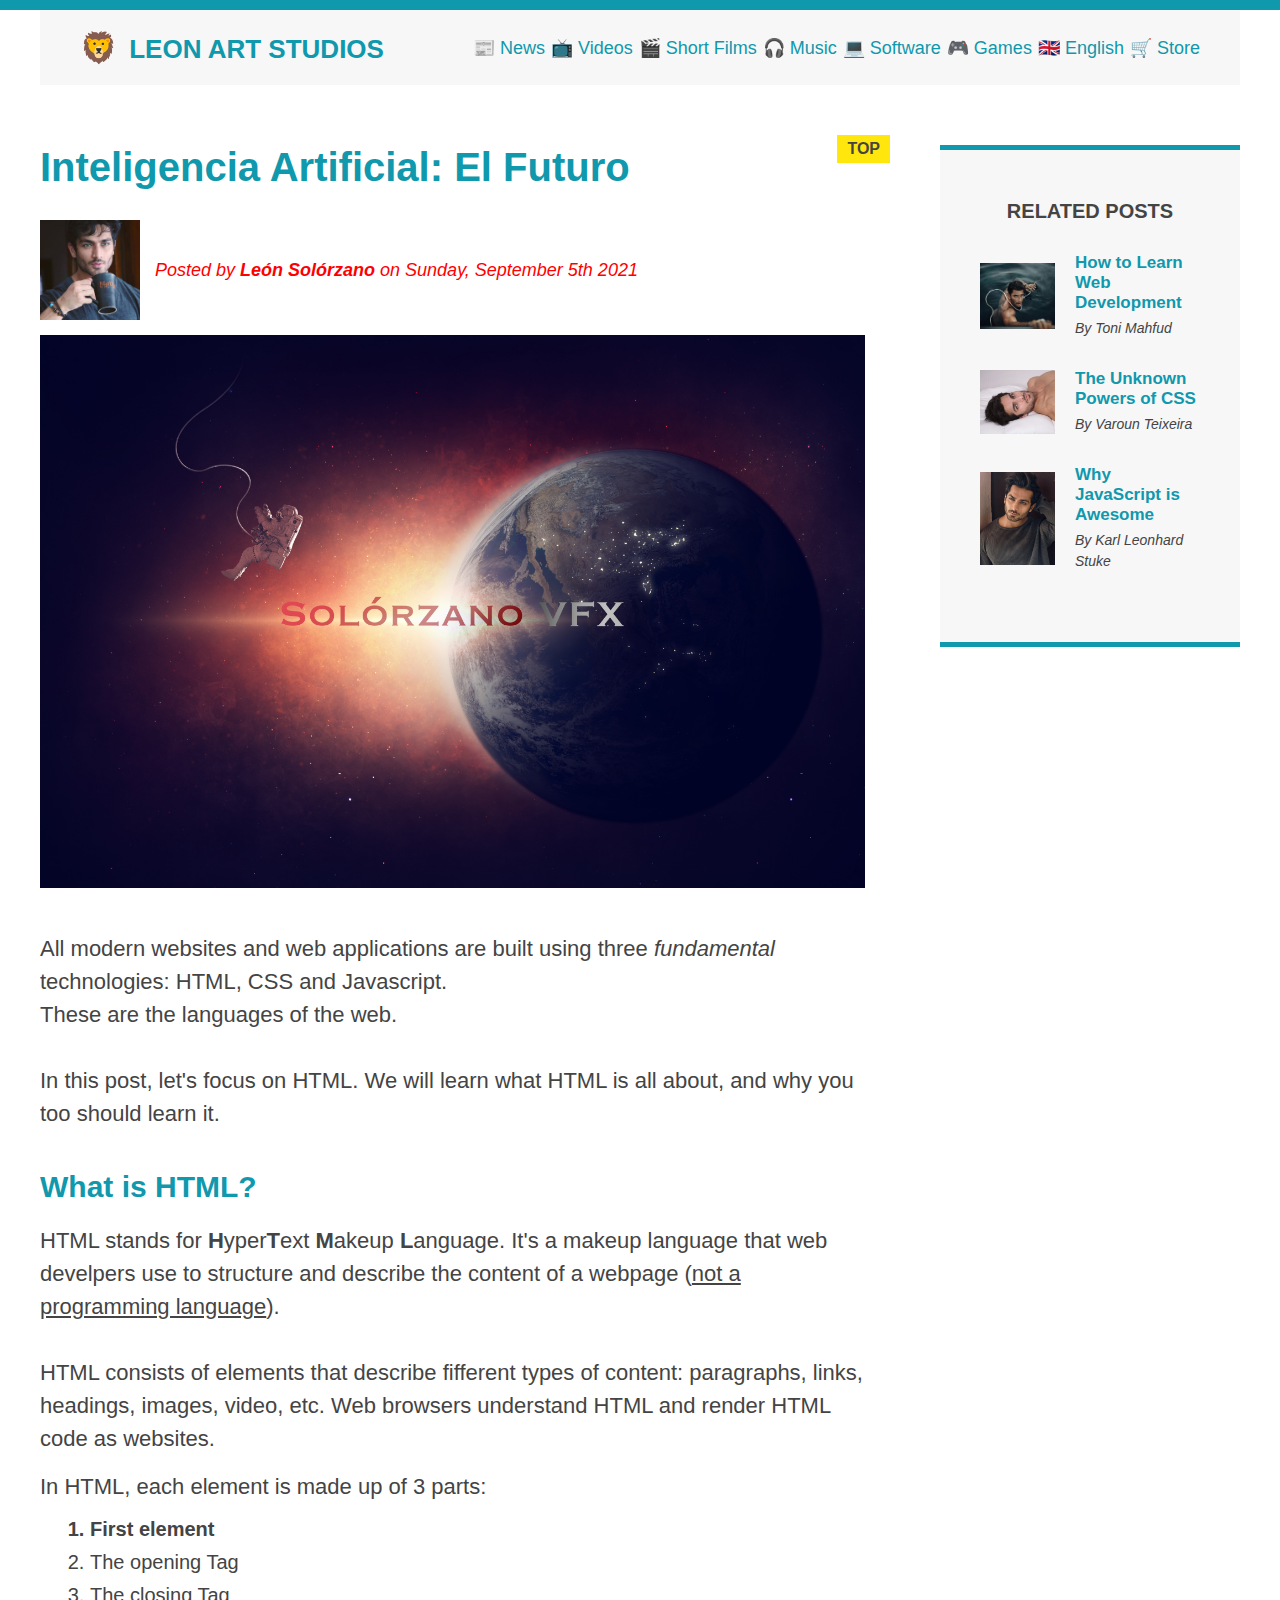
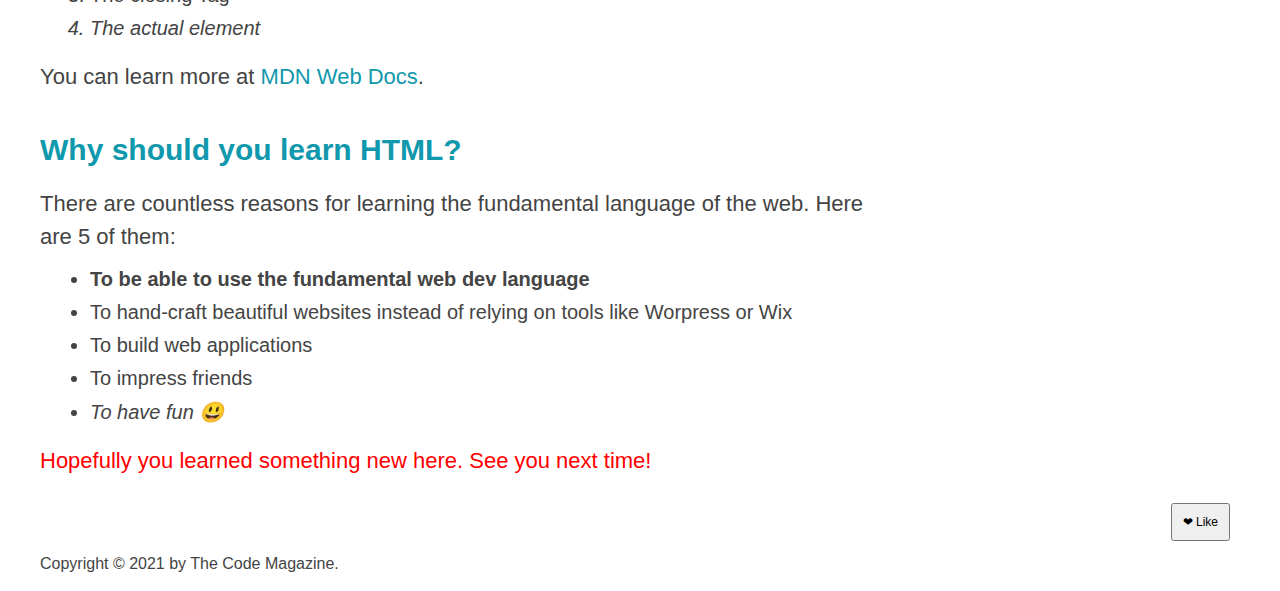
<file: index.html>
<!DOCTYPE html>
<html lang="en">
    <head>
        <meta charset="UTF-8"/>
        <link href="style.css" rel="stylesheet"/>
        <title>Leon Art Studios</title>
    </head>

    <body>
    <div class="container">
        <header class="main-header clearfix">
            <h1>🦁 Leon Art Studios</h1>

        <nav>
            <!-- <strong>This is the navigation</strong> -->
            <a href="#">📰 News</a>
            <a href="#">📺 Videos</a>
            <a href="#">🎬 Short Films</a>
            <a href="06-Components/01-accordion.html">🎧 Music</a>
            <a href="06-Components/02-carousel.html">💻 Software</a>
            <a href="06-Components/03-table.html">🎮 Games</a>
            <a href="05-Design/index.html">🇬🇧 English</a>
            <a href="08-Store/store01.html">🛒 Store</a>
        </nav>
        <!--Hello There--> 
        <!--  <p>Test paragraph</p>  -->
        </header>

       <!--only flexbox- <div class="row">-->
            <article>
                <header class="post-header">
                    <h2>Inteligencia Artificial: El Futuro</h2>
                    <div class="author-box">
                        
                        <img
                        src="img/VarounC.jpg"
                        alt="Varoun Teixeira's Face"
                        width="100"
                        class="author-img"/>
                        
                    <p id="author" class="author">Posted by <strong>León Solórzano</strong> on Sunday, September 5th 2021</p>
                </div>
                <img 
                src="img/leooon.jpg" 
            alt="Toronto City" 
            width="600" 
            class="post-img"/>
            
            <button>❤ Like</button>
            </header>
            <p>All modern websites and web applications are built using three <em>fundamental</em> technologies: HTML, CSS and Javascript.
        <br>These are the languages of the web.
        <br><br>In this post, let's focus on HTML. We will learn what HTML is all about, and why you too should learn it.</p>
        
        <h3>What is HTML?</h3>
        <p>HTML stands for <strong>H</strong>yper<strong>T</strong>ext <strong>M</strong>akeup <strong>L</strong>anguage. It's a makeup language that web develpers use to structure and describe the content of a webpage (<u>not a programming language</u>).
            <br><br>HTML consists of elements that describe fifferent types of content: paragraphs, links, headings, images, video, etc. Web browsers understand HTML and render HTML code as websites.</p>
        <p>In HTML, each element is made up of 3 parts:</p>
        <ol>
            <li class="first-li">First element</li>
            <li>The opening Tag</li>
            <li>The closing Tag</li>
            <li>The actual element</li>
        </ol>
        <p>You can learn more at <a 
            href="https://developer.mozilla.org/es/docs/Web/HTML"
            target="_blank">MDN Web Docs</a>.</p>
        
            <h3>Why should you learn HTML?</h3>
        <p>There are countless reasons for learning the fundamental language of the web. Here are 5 of them:</p>
        <ul>
            <li class="first-li">To be able to use the fundamental web dev language</li>
            <li>To hand-craft beautiful websites instead of relying on tools like Worpress or Wix</li>
            <li>To build web applications</li>
            <li>To impress friends</li>
            <li>To have fun 😃</li>
        </ul>
        <p>Hopefully you learned something new here. See you next time!</p>
        
    </article>

    <aside>
        <h4>Related posts</h4>
        <ul class="related">
            <li class="related-post">
                <img src="img/Tonnni.jpeg"
                alt="Toni Mahfud"
                     width="75"/>
                     <div>
                         <a href="Toni.html" class="related-link"> How to Learn Web Development</a>
                         <P class="related-author">By Toni Mahfud</P>
                        </div>
                    </li>
                    <li class="related-post">
                <img src="img/VarounFace.jpg"
                alt="Varoun Teixeira"
                     width="75"/>
                     <div> 
                         <a href="Teixeira.html" class="related-link"> The Unknown Powers of CSS</a>
                         <p class="related-author">By Varoun Teixeira</p>
                        </div>
                    </li>
            <li class="related-post">
                <img src="img/teixeira2.jpg"
                     alt="Karl Leonhard Stuke"
                     width="75"/>
                     <div>
                         <a href="Leon.html" class="related-link"> Why JavaScript is Awesome</a>
                         <p class="related-author">By Karl Leonhard Stuke</p>
                        </div>
                    </li>
        </ul>    
    </aside>
<!--</div>-->

        <footer>
            <p id="copyright" class="copyright text">Copyright &copy; 2021 by The Code Magazine.</p>  
        </footer>
    </div>
    </body>
    </html>
</file>
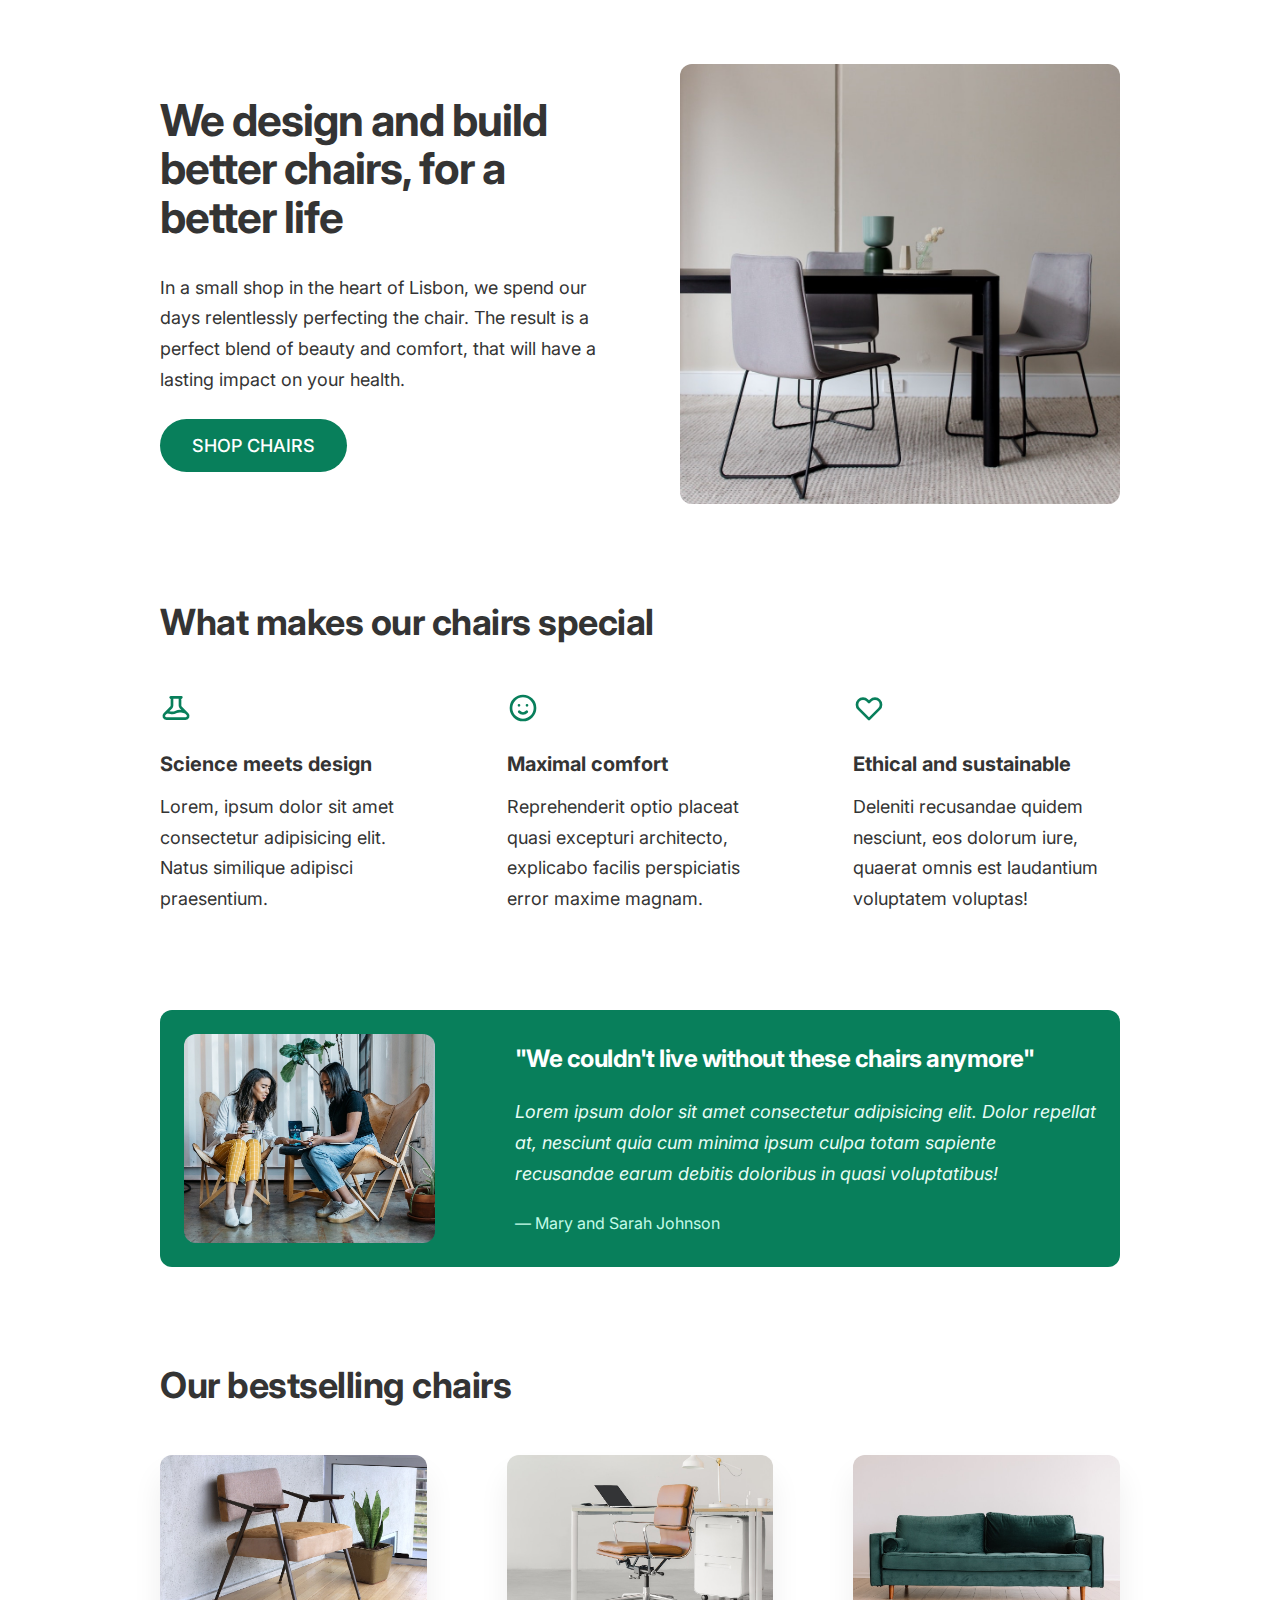
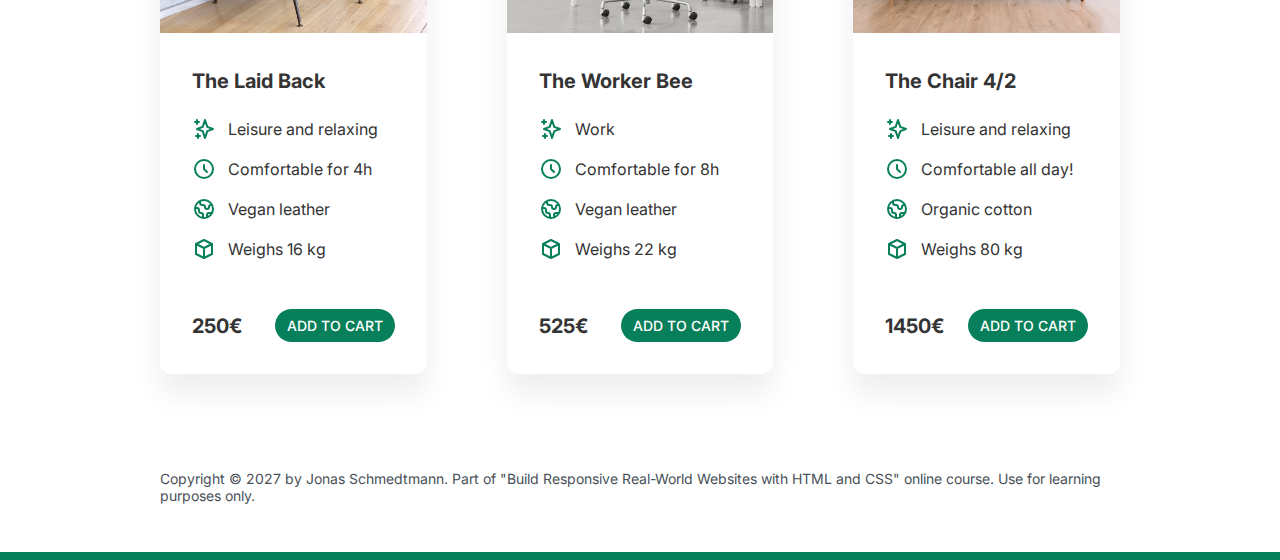
<file: 05-Design/index.html>
<!DOCTYPE html>
<html lang="en">
  <head>
    <meta charset="UTF-8" />
    <meta http-equiv="X-UA-Compatible" content="IE=edge" />
    <meta name="viewport" content="width=device-width, initial-scale=1.0" />
    <link rel="preconnect" href="https://fonts.googleapis.com">
<link rel="preconnect" href="https://fonts.gstatic.com" crossorigin>
<link href="https://fonts.googleapis.com/css2?family=Inter:wght@400;500;700&display=swap" rel="stylesheet"> 

    <link rel="stylesheet" href="style.css" />
    <title>Lisbon Chair Shop</title>
  </head>
  <body>
    <div class="container">
      <header>
        <div class="header-text-box">
          <h1>We design and build better chairs, for a better life</h1>
          <p class="header-text">
            In a small shop in the heart of Lisbon, we spend our days
            relentlessly perfecting the chair. The result is a perfect blend of
            beauty and comfort, that will have a lasting impact on your health.
          </p>
          <a class="btn btn--big" href="#">Shop chairs</a>
        </div>
        <img src="hero.jpg" alt="Photo" />
      </header>

      <section>
        <h2>What makes our chairs special</h2>
        <div class="grid-3-cols">
          <div>
            <svg xmlns="http://www.w3.org/2000/svg" class="features-icon" fill="none" viewBox="0 0 24 24" stroke="currentColor">
              <path stroke-linecap="round" stroke-linejoin="round" stroke-width="2" d="M19.428 15.428a2 2 0 00-1.022-.547l-2.387-.477a6 6 0 00-3.86.517l-.318.158a6 6 0 01-3.86.517L6.05 15.21a2 2 0 00-1.806.547M8 4h8l-1 1v5.172a2 2 0 00.586 1.414l5 5c1.26 1.26.367 3.414-1.415 3.414H4.828c-1.782 0-2.674-2.154-1.414-3.414l5-5A2 2 0 009 10.172V5L8 4z" />
            </svg>
            <p class="features-title"><strong>Science meets design</strong></p>
            <p class="features-text">
              Lorem, ipsum dolor sit amet consectetur adipisicing elit. Natus
              similique adipisci praesentium.
            </p>
          </div>

          <div>
            <svg xmlns="http://www.w3.org/2000/svg" class="features-icon" fill="none" viewBox="0 0 24 24" stroke="currentColor">
              <path stroke-linecap="round" stroke-linejoin="round" stroke-width="2" d="M14.828 14.828a4 4 0 01-5.656 0M9 10h.01M15 10h.01M21 12a9 9 0 11-18 0 9 9 0 0118 0z" />
            </svg>
            <p class="features-title">
              <strong>Maximal comfort</strong>
            </p>
            <p class="features-text">
              Reprehenderit optio placeat quasi excepturi architecto, explicabo
              facilis perspiciatis error maxime magnam.
            </p>
          </div>

          <div>
            <svg xmlns="http://www.w3.org/2000/svg" class="features-icon" fill="none" viewBox="0 0 24 24" stroke="currentColor">
              <path stroke-linecap="round" stroke-linejoin="round" stroke-width="2" d="M4.318 6.318a4.5 4.5 0 000 6.364L12 20.364l7.682-7.682a4.5 4.5 0 00-6.364-6.364L12 7.636l-1.318-1.318a4.5 4.5 0 00-6.364 0z" />
            </svg>
            <p class="features-title">
              <strong>Ethical and sustainable</strong>
            </p>
            <p class="features-text">
              Deleniti recusandae quidem nesciunt, eos dolorum iure, quaerat
              omnis est laudantium voluptatem voluptas!
            </p>
          </div>
        </div>
      </section>

      <section class="testimonial-section">
        <div class="grid-3-cols">
          <img src="customers.jpg" alt="People sitting on chairs" />
          <div class="testimonial-box">
            <h2>"We couldn't live without these chairs anymore"</h2>
            <blockquote class="testimonial-text">
              Lorem ipsum dolor sit amet consectetur adipisicing elit. Dolor
              repellat at, nesciunt quia cum minima ipsum culpa totam sapiente
              recusandae earum debitis doloribus in quasi voluptatibus!
            </blockquote>
            <p class="testimonial-author">&mdash; Mary and Sarah Johnson</p>
          </div>
        </div>
      </section>

      <section>
        <h2>Our bestselling chairs</h2>
        <div class="grid-3-cols">
          <figure class="chair">
            <img src="chair-1.jpg" alt="Chair" />
            <div class="chair-box">
              <h3>The Laid Back</h3>
              <ul class="chair-details">
                <li>
                  <svg xmlns="http://www.w3.org/2000/svg" class="chair-icon" fill="none" viewBox="0 0 24 24" stroke="currentColor">
                    <path stroke-linecap="round" stroke-linejoin="round" stroke-width="2" d="M5 3v4M3 5h4M6 17v4m-2-2h4m5-16l2.286 6.857L21 12l-5.714 2.143L13 21l-2.286-6.857L5 12l5.714-2.143L13 3z" />
                  </svg>
                  <!-- Span is a generic INLINE text element, it doesn't have any meaning. It's like a div element, but inline -->
                  <span>Leisure and relaxing</span>
                </li>
                <li>
                  <svg xmlns="http://www.w3.org/2000/svg" class="chair-icon" fill="none" viewBox="0 0 24 24" stroke="currentColor">
                    <path stroke-linecap="round" stroke-linejoin="round" stroke-width="2" d="M12 8v4l3 3m6-3a9 9 0 11-18 0 9 9 0 0118 0z" />
                  </svg>
                  <span>Comfortable for 4h</span>
                </li>
                <li>
                  <svg xmlns="http://www.w3.org/2000/svg" class="chair-icon" fill="none" viewBox="0 0 24 24" stroke="currentColor">
                    <path stroke-linecap="round" stroke-linejoin="round" stroke-width="2" d="M3.055 11H5a2 2 0 012 2v1a2 2 0 002 2 2 2 0 012 2v2.945M8 3.935V5.5A2.5 2.5 0 0010.5 8h.5a2 2 0 012 2 2 2 0 104 0 2 2 0 012-2h1.064M15 20.488V18a2 2 0 012-2h3.064M21 12a9 9 0 11-18 0 9 9 0 0118 0z" />
                  </svg>
                  <span>Vegan leather</span>
                </li>
                <li>
                  <svg xmlns="http://www.w3.org/2000/svg" class="chair-icon" fill="none" viewBox="0 0 24 24" stroke="currentColor">
                    <path stroke-linecap="round" stroke-linejoin="round" stroke-width="2" d="M20 7l-8-4-8 4m16 0l-8 4m8-4v10l-8 4m0-10L4 7m8 4v10M4 7v10l8 4" />
                  </svg>
                  <span>Weighs 16 kg</span>
                </li>
              </ul>
              <div class="chair-price">
                <strong>250€</strong>
                <a href="#" class="btn btn--small">Add to cart</a>
              </div>
            </div>
          </figure>

          <figure class="chair">
            <img src="chair-2.jpg" alt="Chair" />
            <div class="chair-box">
              <h3>The Worker Bee</h3>
              <ul class="chair-details">
                <li>
                  <svg xmlns="http://www.w3.org/2000/svg" class="chair-icon" fill="none" viewBox="0 0 24 24" stroke="currentColor">
                    <path stroke-linecap="round" stroke-linejoin="round" stroke-width="2" d="M5 3v4M3 5h4M6 17v4m-2-2h4m5-16l2.286 6.857L21 12l-5.714 2.143L13 21l-2.286-6.857L5 12l5.714-2.143L13 3z" />
                  </svg>
                  <span>Work</span>
                </li>
                <li>
                  <svg xmlns="http://www.w3.org/2000/svg" class="chair-icon" fill="none" viewBox="0 0 24 24" stroke="currentColor">
                    <path stroke-linecap="round" stroke-linejoin="round" stroke-width="2" d="M12 8v4l3 3m6-3a9 9 0 11-18 0 9 9 0 0118 0z" />
                  </svg>
                  <span>Comfortable for 8h</span>
                </li>
                <li>
                  <svg xmlns="http://www.w3.org/2000/svg" class="chair-icon" fill="none" viewBox="0 0 24 24" stroke="currentColor">
                    <path stroke-linecap="round" stroke-linejoin="round" stroke-width="2" d="M3.055 11H5a2 2 0 012 2v1a2 2 0 002 2 2 2 0 012 2v2.945M8 3.935V5.5A2.5 2.5 0 0010.5 8h.5a2 2 0 012 2 2 2 0 104 0 2 2 0 012-2h1.064M15 20.488V18a2 2 0 012-2h3.064M21 12a9 9 0 11-18 0 9 9 0 0118 0z" />
                  </svg>
                  <span>Vegan leather</span>
                </li>
                <li>
                  <svg xmlns="http://www.w3.org/2000/svg" class="chair-icon" fill="none" viewBox="0 0 24 24" stroke="currentColor">
                    <path stroke-linecap="round" stroke-linejoin="round" stroke-width="2" d="M20 7l-8-4-8 4m16 0l-8 4m8-4v10l-8 4m0-10L4 7m8 4v10M4 7v10l8 4" />
                  </svg>
                  <span>Weighs 22 kg</span>
                </li>
              </ul>
              <div class="chair-price">
                <strong>525€</strong>
                <a href="#" class="btn btn--small">Add to cart</a>
              </div>
            </div>
          </figure>

          <figure class="chair">
            <img src="chair-3.jpg" alt="Chair" />
            <div class="chair-box">
              <h3>The Chair 4/2</h3>
              <ul class="chair-details">
                <li>
                  <svg xmlns="http://www.w3.org/2000/svg" class="chair-icon" fill="none" viewBox="0 0 24 24" stroke="currentColor">
                    <path stroke-linecap="round" stroke-linejoin="round" stroke-width="2" d="M5 3v4M3 5h4M6 17v4m-2-2h4m5-16l2.286 6.857L21 12l-5.714 2.143L13 21l-2.286-6.857L5 12l5.714-2.143L13 3z" />
                  </svg>
                  <span>Leisure and relaxing</span>
                </li>
                <li>
                  <svg xmlns="http://www.w3.org/2000/svg" class="chair-icon" fill="none" viewBox="0 0 24 24" stroke="currentColor">
                    <path stroke-linecap="round" stroke-linejoin="round" stroke-width="2" d="M12 8v4l3 3m6-3a9 9 0 11-18 0 9 9 0 0118 0z" />
                  </svg>
                  <span>Comfortable all day!</span>
                </li>
                <li>
                  <svg xmlns="http://www.w3.org/2000/svg" class="chair-icon" fill="none" viewBox="0 0 24 24" stroke="currentColor">
                    <path stroke-linecap="round" stroke-linejoin="round" stroke-width="2" d="M3.055 11H5a2 2 0 012 2v1a2 2 0 002 2 2 2 0 012 2v2.945M8 3.935V5.5A2.5 2.5 0 0010.5 8h.5a2 2 0 012 2 2 2 0 104 0 2 2 0 012-2h1.064M15 20.488V18a2 2 0 012-2h3.064M21 12a9 9 0 11-18 0 9 9 0 0118 0z" />
                  </svg>
                  <span>Organic cotton</span>
                </li>
                <li>
                  <svg xmlns="http://www.w3.org/2000/svg" class="chair-icon" fill="none" viewBox="0 0 24 24" stroke="currentColor">
                    <path stroke-linecap="round" stroke-linejoin="round" stroke-width="2" d="M20 7l-8-4-8 4m16 0l-8 4m8-4v10l-8 4m0-10L4 7m8 4v10M4 7v10l8 4" />
                  </svg>
                  <span>Weighs 80 kg</span>
                </li>
              </ul>
              <div class="chair-price">
                <strong>1450€</strong>
                <a href="#" class="btn btn--small">Add to cart</a>
              </div>
            </div>
          </figure>
        </div>
      </section>

      <footer>
        Copyright &copy; 2027 by Jonas Schmedtmann. Part of "Build Responsive
        Real-World Websites with HTML and CSS" online course. Use for learning
        purposes only.
      </footer>
    </div>
  </body>
</html>
</file>
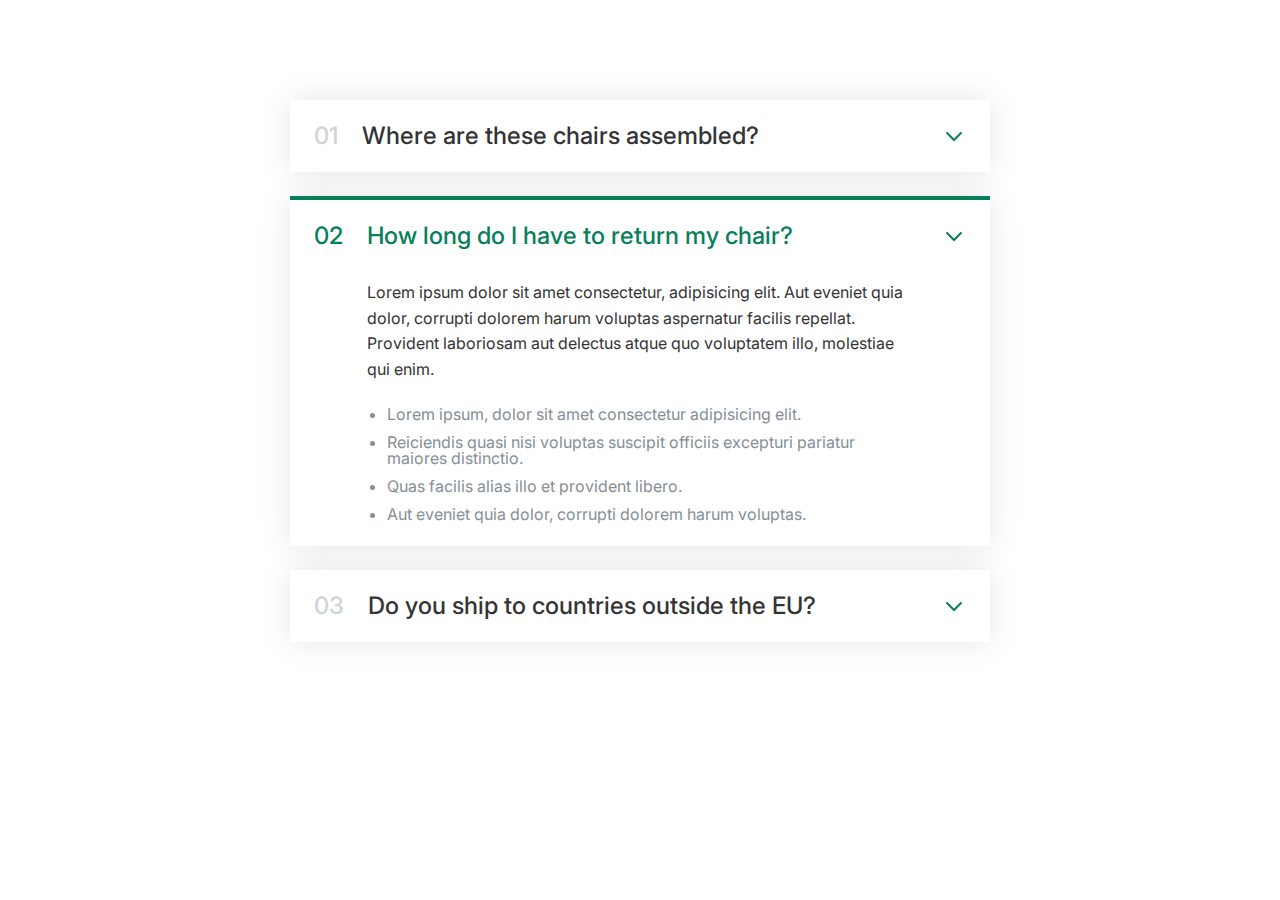
<file: 06-Components/01-accordion.html>
<!DOCTYPE html>
<html lang="en">
<head>
    <meta charset="UTF-8">
    <meta http-equiv="X-UA-Compatible" content="IE=edge">
    <meta name="viewport" content="width=device-width, initial-scale=1.0">
    <link href="https://fonts.googleapis.com/css2?family=Inter:wght@400;500;700&display=swap" rel="stylesheet"> 

    <title>Accordion Component</title>
    <style>
* {
  margin: 0;
  padding: 0;
  box-sizing: border-box;
}

body {
  font-family: "Inter", sans-serif;
  color: #343434;
  line-height: 1;
}

.accordion{
    width: 700px;
    margin: 100px auto;
    display: flex;
    flex-direction: column;
    gap: 24px;
}

.item{
    box-shadow: 0 0 32px rgba(0, 0, 0, 0.1);
    padding: 24px;

    display: grid;
    grid-template-columns: auto 1fr auto;
    column-gap: 24px;
    row-gap: 32px;
    align-items: center;
} 
.number, 
.text {
    font-size: 24px;
    font-weight: 500;
    /*color: #087f5b;*/
} 
.number{
    color: #ced4da;
}
.icon {
    width: 24px;
    height: 24px;
    stroke: #087f5b;
} 
.hidden-box{
    grid-column: 2;
    display: none;
}
.hidden-box p {
    line-height: 1.6;
    margin-bottom: 24px;
}
.hidden-box ul {
    color: #868e96;
    margin-left: 20px;
    display: flex;
    flex-direction: column;
    gap: 12px;
}
.open {
    border-top: 4px solid #087f5b;
}
.open .hidden-box {
    display: block;
}
.open .number,
.open .text{
color: #087f5b;
}

</style>
</head>
<body>
    <div class="accordion">
        <div class="item">
            <p class="number">01</p>
            <p class="text">Where are these chairs assembled?</p>
            <svg 
                xmlns="http://www.w3.org/2000/svg" 
                class="icon" 
                fill="none" 
                viewBox="0 0 24 24" 
                stroke="currentColor">
            <path 
                stroke-linecap="round" 
                stroke-limejoin="round" 
                stroke-width="2" 
                d="M19 9l-7 7-7-7"/>
        </svg>
        <div class="hidden-box">
            <p>
                Lorem ipsum dolor sit amet consectetur, adipisicing elit. Aut eveniet quia dolor, corrupti dolorem harum voluptas aspernatur facilis repellat. Provident laboriosam aut delectus atque quo voluptatem illo, molestiae qui enim.
            </p>
            <ul>
                <li>Lorem ipsum, dolor sit amet consectetur adipisicing elit. </li>
                <li>Reiciendis quasi nisi voluptas suscipit officiis excepturi pariatur maiores distinctio.</li>
                <li>Quas facilis alias illo et provident libero.</li>
                <li>Aut eveniet quia dolor, corrupti dolorem harum voluptas.</li>
            </ul>
        </div>
        </div>
    <div class="item open">
        <p class="number">02</p>
        <p class="text">How long do I have to return my chair?</p>
        <svg 
            xmlns="http://www.w3.org/2000/svg" 
            class="icon" 
            fill="none" 
            viewBox="0 0 24 24" 
            stroke="currentColor">
        <path 
            stroke-linecap="round" 
            stroke-limejoin="round" 
            stroke-width="2" 
            d="M19 9l-7 7-7-7"/>
    </svg>
    <div class="hidden-box">
        <p>
            Lorem ipsum dolor sit amet consectetur, adipisicing elit. Aut eveniet quia dolor, corrupti dolorem harum voluptas aspernatur facilis repellat. Provident laboriosam aut delectus atque quo voluptatem illo, molestiae qui enim.
        </p>
        <ul>
            <li>Lorem ipsum, dolor sit amet consectetur adipisicing elit. </li>
            <li>Reiciendis quasi nisi voluptas suscipit officiis excepturi pariatur maiores distinctio.</li>
            <li>Quas facilis alias illo et provident libero.</li>
            <li>Aut eveniet quia dolor, corrupti dolorem harum voluptas.</li>
        </ul>
    </div>
    </div>
        <div class="item">
            <p class="number">03</p>
            <p class="text">Do you ship to countries outside the EU?</p>
            <svg 
                xmlns="http://www.w3.org/2000/svg" 
                class="icon" 
                fill="none" 
                viewBox="0 0 24 24" 
                stroke="currentColor">
            <path 
                stroke-linecap="round" 
                stroke-limejoin="round" 
                stroke-width="2" 
                d="M19 9l-7 7-7-7"/>
        </svg>
        <div class="hidden-box">
            <p>
                Lorem ipsum dolor sit amet consectetur, adipisicing elit. Aut eveniet quia dolor, corrupti dolorem harum voluptas aspernatur facilis repellat. Provident laboriosam aut delectus atque quo voluptatem illo, molestiae qui enim.
            </p>
            <ul>
                <li>Lorem ipsum, dolor sit amet consectetur adipisicing elit. </li>
                <li>Reiciendis quasi nisi voluptas suscipit officiis excepturi pariatur maiores distinctio.</li>
                <li>Quas facilis alias illo et provident libero.</li>
                <li>Aut eveniet quia dolor, corrupti dolorem harum voluptas.</li>
            </ul>
        </div>
        </div>
        </div> 
</body>
</html>
</file>
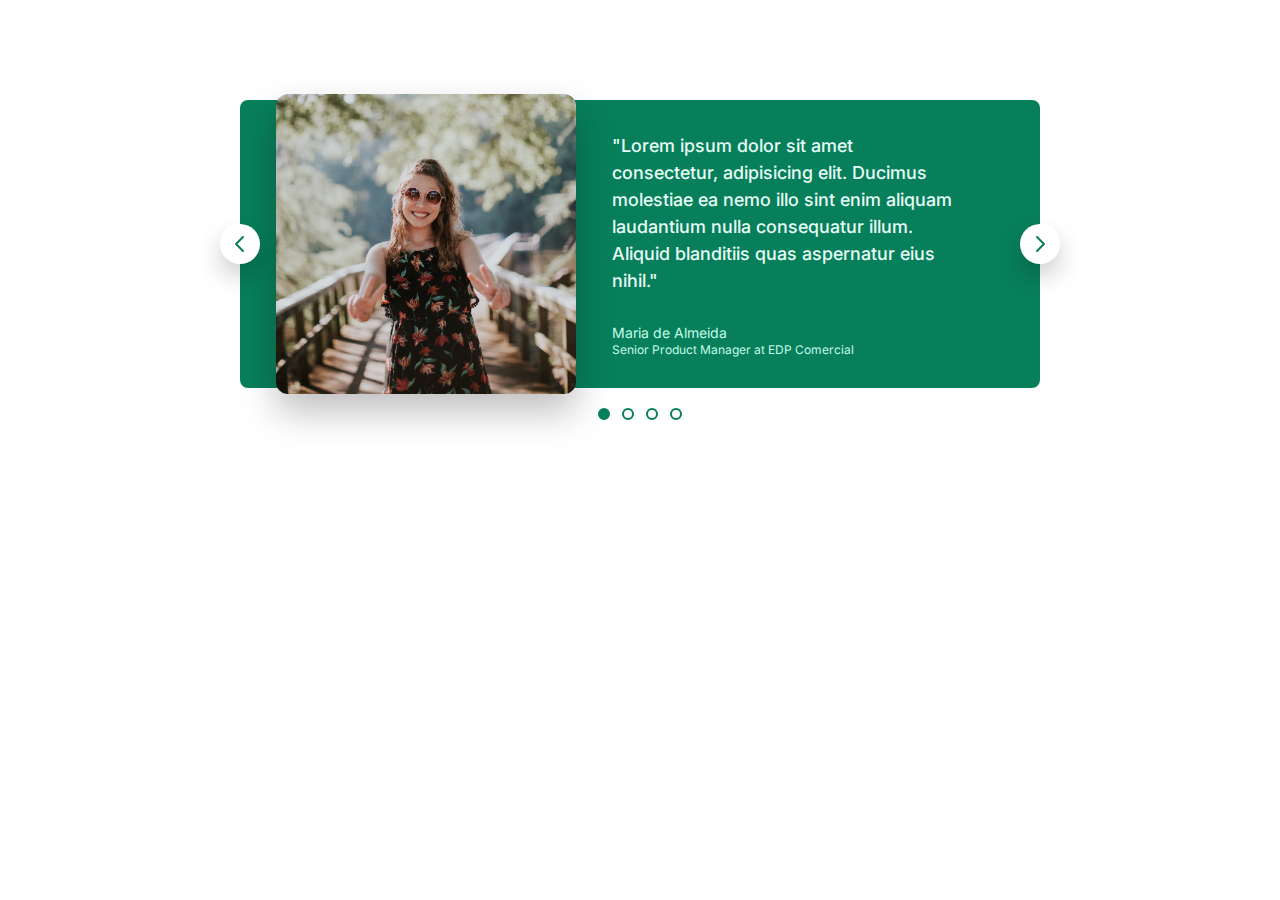
<file: 06-Components/02-carousel.html>
<!DOCTYPE html>
<html lang="en">
<head>
    <meta charset="UTF-8">
    <meta http-equiv="X-UA-Compatible" content="IE=edge">
    <meta name="viewport" content="width=device-width, initial-scale=1.0">
    <link href="https://fonts.googleapis.com/css2?family=Inter:wght@400;500;700&display=swap" rel="stylesheet"> 

    <title>Carousel Component</title>
    <style>
* {
  margin: 0;
  padding: 0;
  box-sizing: border-box;
}

body {
  font-family: "Inter", sans-serif;
  color: #343434;
  line-height: 1;
}
.carousel {
    width: 800px;
    margin: 100px auto;
    background-color: #087f5b;
    /*padding: 32px 48px;
    padding-left: 86px;
    padding-right: 48px; */
    padding: 32px 86px 32px 86px;
    border-radius: 8px;
    position: relative;
    display: flex;
    align-items: center;
    gap: 86px;
}
img {
    height: 200px;
    border-radius: 8px;
    transform: scale(1.5);
    box-shadow: 0 12px 24px rgba(0, 0, 0, 0.25);
}
.testimonial-text {
    font-size: 18px;
    font-weight: 500;
    line-height: 1.5;
    margin-bottom: 32px;
    color:#e6fcf5;
}
.testimonial-author {
    font-size: 14px;
    margin-bottom: 4px;
    color: #c3fae8;
}
.testimonial-job {
    font-size: 12px;
    color: #c3fae8;
}
.btn {
    background-color: #fff;
    border: none;
    height: 40px;
    width: 40px;
    border-radius: 50%;
    position: absolute;
    box-shadow: 0 12px 24px rgba(0, 0, 0,0.2);
    cursor: pointer;
    display: flex;
    align-items: center;
    justify-content: center;
}
.btn-icon {
    height: 24px;
    width: 24px;
    stroke: #087f5b;
}
.btn--left{
    left: 0;
    top: 50%;
    transform: translate(-50%,-50%);
}
.btn--right{
    right: 0;
    top: 50%;
    transform: translate(50%,-50%);
}
.dots {
    position: absolute;
    left: 50%;
    bottom: 0;
    transform: translate(-50%, 32px);
    display: flex;
    gap: 12px;
}
.dot {
    height: 12px;
    width: 12px;
    background-color: #fff;
    border: 2px solid #087f5b;
    border-radius: 50%;
    cursor: pointer;
}
.dot--fill {
    background-color: #087f5b;
}
</style>
</head>
<body>
   <div class="carousel">
       <img src="maria.jpg" alt="Maria de Almeida" />
       <blockquote class="testimonial">
           <p class="testimonial-text">
               "Lorem ipsum dolor sit amet consectetur, adipisicing elit. Ducimus molestiae ea nemo illo sint enim aliquam laudantium nulla consequatur illum. Aliquid blanditiis quas aspernatur eius nihil."</p>
            <p class="testimonial-author">Maria de Almeida</p>
            <p class="testimonial-job">Senior Product Manager at EDP Comercial</p>    
        </blockquote>

        <button class="btn btn--left">
            <svg 
                xmlns="http://www.w3.org/2000/svg" 
                class="btn-icon" 
                fill="none" 
                viewBox="0 0 24 24" 
                stroke="currentColor">
                <path 
                    stroke-linecap="round"  
                    stroke-linejoin="round" 
                    stroke-width="2" 
                    d="M15 19l-7-7 7-7" 
                    />
              </svg>
        </button>
        <button class="btn btn--right">
            <svg 
                xmlns="http://www.w3.org/2000/svg" 
                class="btn-icon" 
                fill="none" 
                viewBox="0 0 24 24" 
                stroke="currentColor">
                <path 
                    stroke-linecap="round" 
                    stroke-linejoin="round" 
                    stroke-width="2" 
                    d="M9 5l7 7-7 7" 
                    />
              </svg>
        </button>
        <div class="dots">
            <button class="dot dot--fill">&nbsp;</button>
            <button class="dot">&nbsp;</button>
            <button class="dot">&nbsp;</button>
            <button class="dot">&nbsp;</button>
        </div>
   </div>
</body>
</html>
</file>
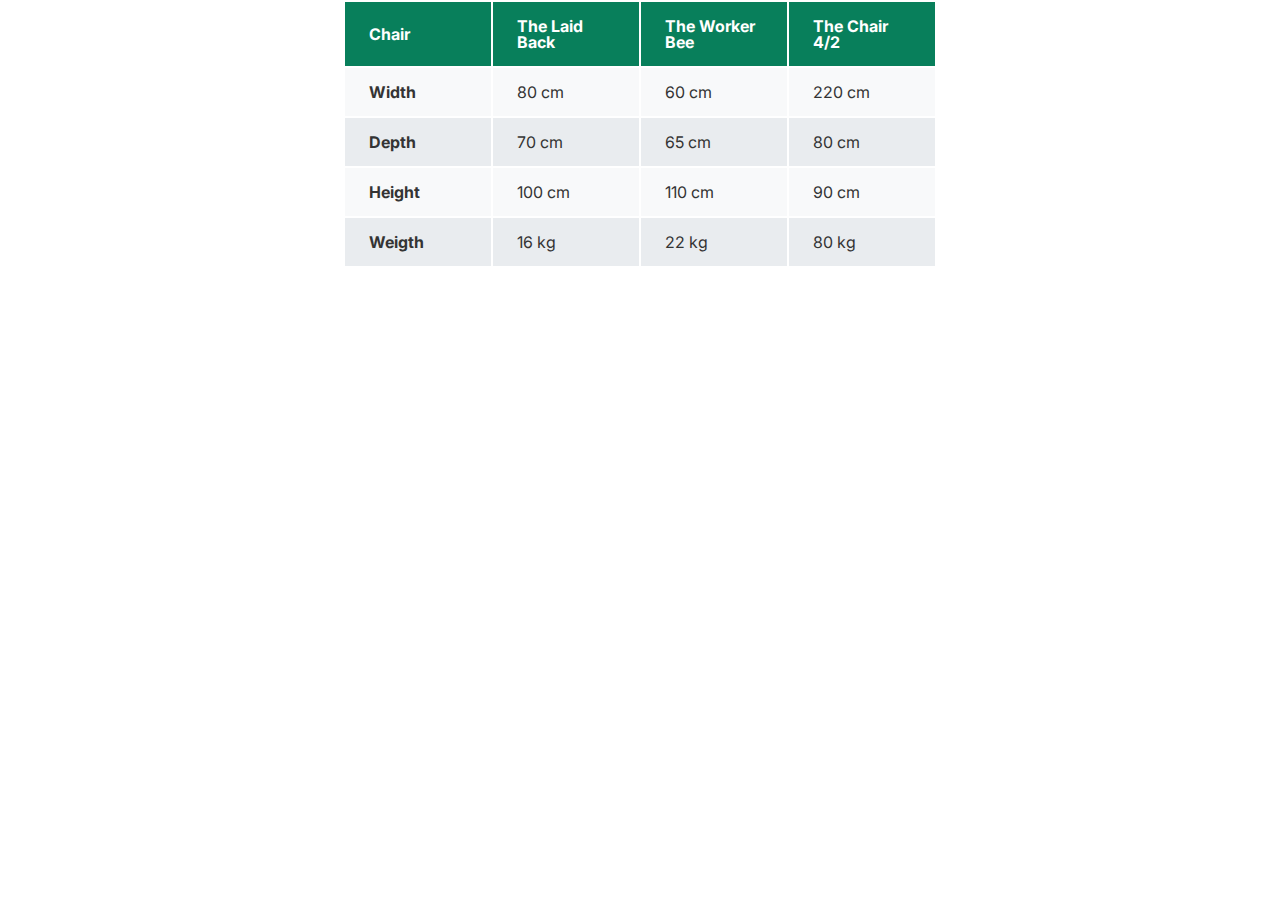
<file: 06-Components/03-table.html>
<!DOCTYPE html>
<html lang="en">
<head>
    <meta charset="UTF-8">
    <meta http-equiv="X-UA-Compatible" content="IE=edge">
    <meta name="viewport" content="width=device-width, initial-scale=1.0">
    <link href="https://fonts.googleapis.com/css2?family=Inter:wght@400;500;700&display=swap" rel="stylesheet"> 

    <title>Accordion Component</title>
    <style>
* {
  margin: 0;
  padding: 0;
  box-sizing: border-box;
}

body {
  font-family: "Inter", sans-serif;
  color: #343434;
  line-height: 1;
  display: flex;
  justify-content: center;
}
.table {
    width: 800px;
    margin-top: 100px;
    font-size: 18px;
    /*border: 1px solid #343a40;*/
    border-collapse: collapse;
}
th, 
td {
    /*border: 1px solid #343a40;*/
    padding: 16px 24px;
    text-align: left;
}
thead tr {
    background-color: #087f5b;
    color: #fff;
}
thead th {
    width: 25%;
}
tbody tr:nth-child(odd) {
    background-color: #f8f9fa;
}
tbody tr:nth-child(even) {
    background-color: #e9ecef;
}


</style>
</head>
<body>
    <table>
        <thead>
            <tr>
                <th>Chair</th>
                <th>The Laid Back</th>
                <th>The Worker Bee</th>
                <th>The Chair 4/2</th>
            </tr>
        </thead>

        <tbody>
            <tr>
                <th>Width</th>
                <td>80 cm</td>
                <td>60 cm</td>
                <td>220 cm</td>
             </tr>
             <tr>
                <th>Depth</th>
                <td>70 cm</td>
                <td>65 cm</td>
                <td>80 cm</td>
            </tr>
            <tr>
                <th>Height</th>
                <td>100 cm</td>
                <td>110 cm</td>
                <td>90 cm</td>
            </tr>
            <tr>
                <th>Weigth</th>
                <td>16 kg</td>
                <td>22 kg</td>
                <td>80 kg</td>
            </tr>
        </tbody>
    </table>
</body>
</html>
</file>
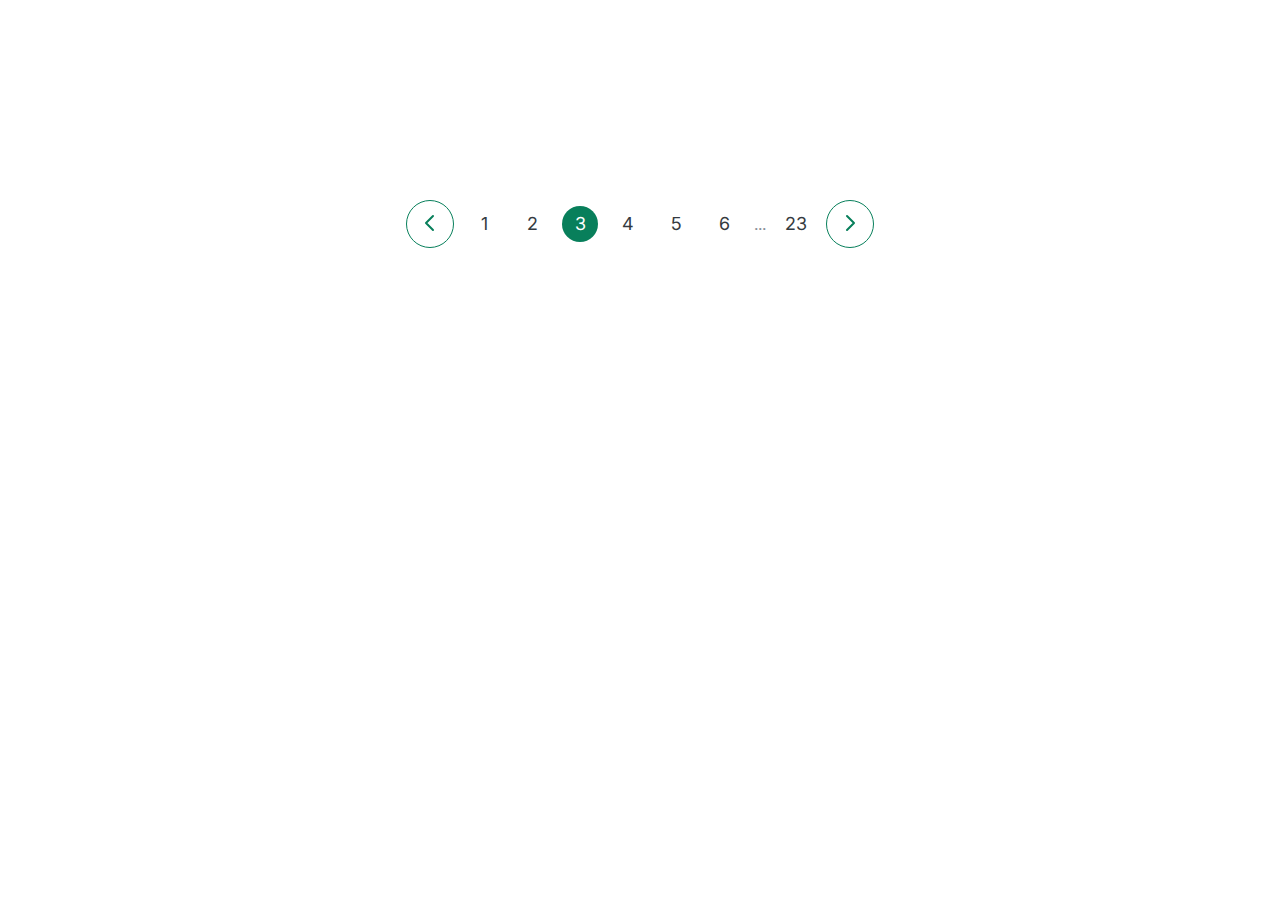
<file: 06-Components/04-Pagination.html>
<!DOCTYPE html>
<html lang="en">
<head>
    <meta charset="UTF-8">
    <meta http-equiv="X-UA-Compatible" content="IE=edge">
    <meta name="viewport" content="width=device-width, initial-scale=1.0">
    <link href="https://fonts.googleapis.com/css2?family=Inter:wght@400;500;700&display=swap" rel="stylesheet"> 

    <title>Accordion Component</title>
    <style>
* {
  margin: 0;
  padding: 0;
  box-sizing: border-box;
}

body {
  font-family: "Inter", sans-serif;
  color: #343434;
  line-height: 1;
  display: flex;
  justify-content: center;
}

.pagination {
    display: flex;
    align-items: center;
    gap: 12px;
    margin-top: 200px;
}

.btn  {
    border: 1px solid #087f5b;
    height: 48px;
    width: 48px;
    border-radius: 50%;
    background: none;
    cursor: pointer;
}

.btn:hover {
    background-color: #087f5b;
}

.btn:hover .btn-icon {
    stroke: #fff;
}

.btn-icon {
    height: 24px;
    width: 24px;
    stroke: #087f5b;
}

.page-link:link,
.page-link:visited {
    font-size: 18px;
    color:#343a40;
    text-decoration: none;
    height: 36px;
    width: 36px;
    border-radius: 50%;
    display: flex;
    align-items: center;
    justify-content: center;
}

.page-link:hover,
.page-link:active,
.page-link.page-link--current {
    background-color: #087f5b;
    color: #fff;
}

.dots {
    color: #868e96;
}

</style>
</head>
<body>
   <div class="pagination">
       <button class="btn">
        <svg xmlns="http://www.w3.org/2000/svg" 
             class="btn-icon" 
             fill="none" 
             viewBox="0 0 24 24" 
             stroke="currentColor">
            <path stroke-linecap="round" 
                  stroke-linejoin="round" 
                  stroke-width="2" 
                  d="M15 19l-7-7 7-7" />
          </svg>
       </button>
       <a href="#" class="page-link">1</a>
       <a href="#" class="page-link">2</a>
       <a href="#" class="page-link page-link--current">3</a>
       <a href="#" class="page-link">4</a>
       <a href="#" class="page-link">5</a>
       <a href="#" class="page-link">6</a>
       <span class="dots">...</span>
       <a href="#" class="page-link">23</a>
       <button class="btn">
        <svg xmlns="http://www.w3.org/2000/svg" 
             class="btn-icon" 
             fill="none" 
             viewBox="0 0 24 24" 
             stroke="currentColor">
            <path stroke-linecap="round" 
                  stroke-linejoin="round"  
                  stroke-width="2" 
                  d="M9 5l7 7-7 7" />
          </svg>
       </button>
   </div>
</body>
</html>
</file>
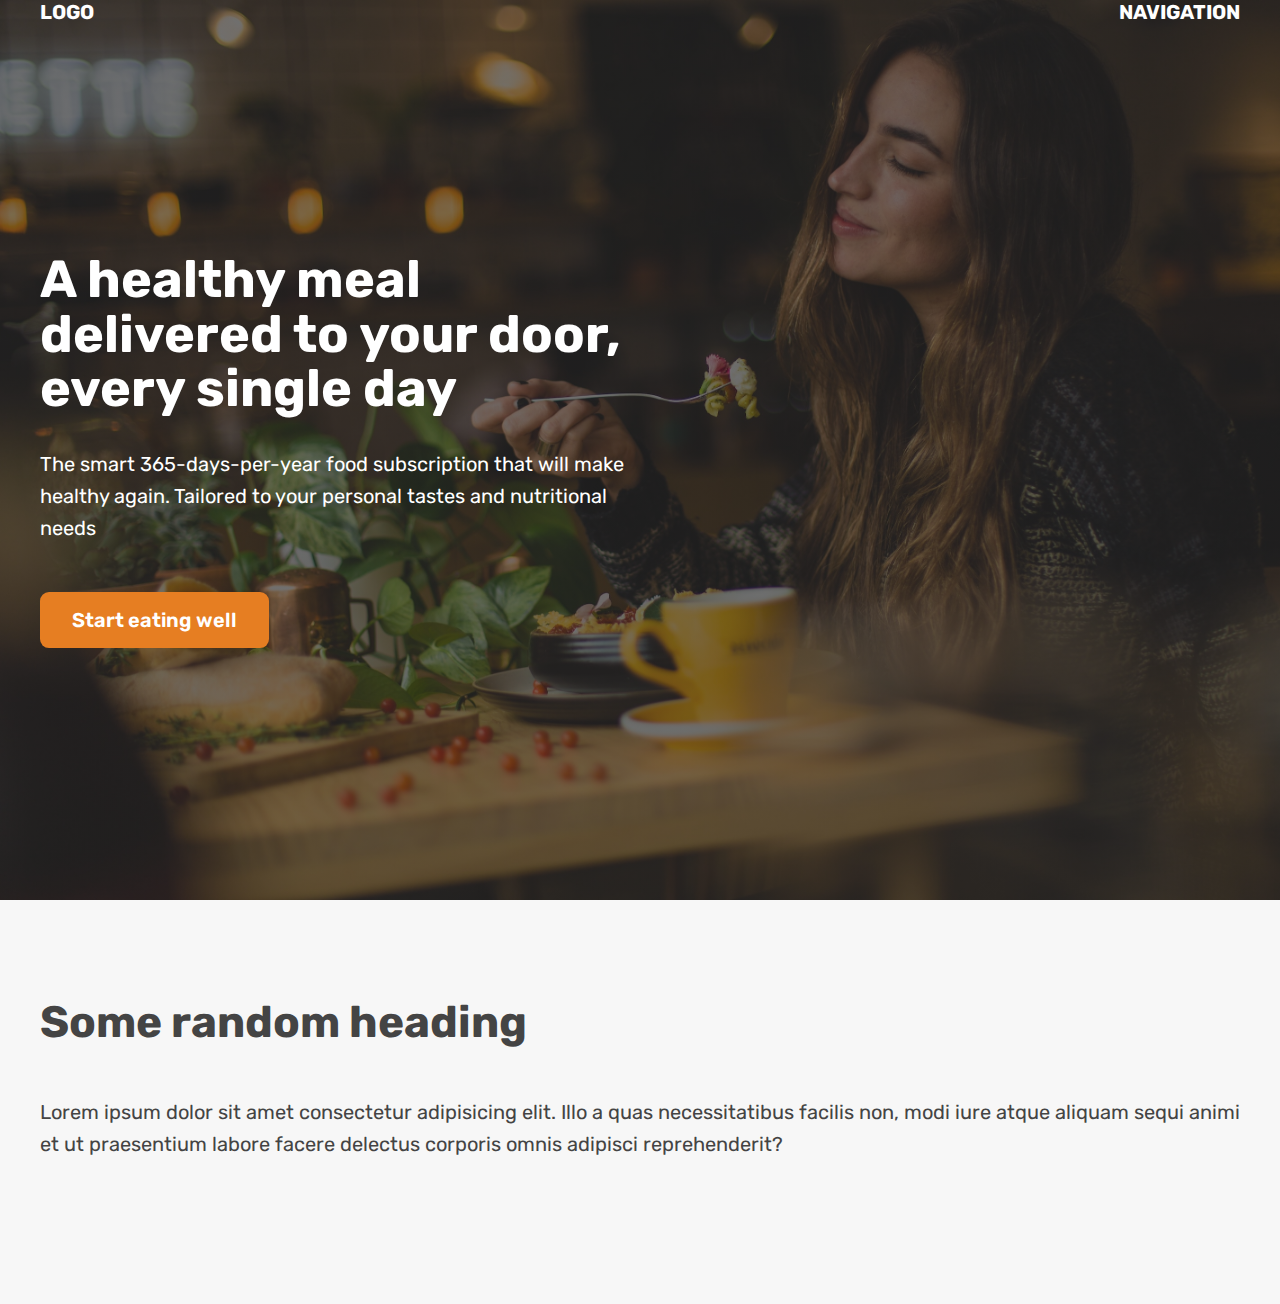
<file: 06-Components/05-hero.html>
<!DOCTYPE html>
<html lang="en">
<head>
    <meta charset="UTF-8">
    <meta http-equiv="X-UA-Compatible" content="IE=edge">
    <meta name="viewport" content="width=device-width, initial-scale=1.0">
    <title>Omnifood Hero Section</title>
    <link rel="preconnect" href="https://fonts.googleapis.com">
    <link rel="preconnect" href="https://fonts.gstatic.com" crossorigin>
    <link href="https://fonts.googleapis.com/css2?family=Rubik:wght@400;600;700&display=swap" 
          rel="stylesheet"> 
    <style>
        *{
            margin: 0;
            padding: 0;
            box-sizing: border-box;
        }

        html {
            font-family: 'Rubik', sans-serif;
            color: #444;
        }

        .container {
            margin: 0 auto;
            width: 1200px;

        }

        header {
            /*background-color: orangered;*/
            height: 100vh;
            position: relative;
            background-image: linear-gradient(rgba(34,34,34,0.6), rgba(34,34,34,0.6)), url(hero.jpg);
            background-size: cover;
            color: #fff;

        }

        nav {
            font-size: 20px;
            font-weight: 700;
            display: flex;
            justify-content: space-between;
            
           /* background-image: linear-gradient(to right,red, blue); */
            /*background-color: green;*/
        }

        .header-container {
            width: 1200px;
            position: absolute;
            /*In realation to PARENT size*/
            left: 50%;
            top: 50%;
            /*In relation to ELEMENT size*/
            transform: translate(-50%, -50%);
           /* background-color: violet; */
            /*text-align: center;*/
            }

        .header-container-inner {
            width: 50%;
           /* background-color: blue;*/
        }

        h1 {
            font-size: 52px;
            margin-bottom: 32px;
            line-height: 1.05;
        }

        p {
            font-size: 20px;
            line-height: 1.6;
            margin-bottom: 48px;
        }

        .btn:link,
        .btn:visited {
            font-size: 20px;
            font-weight: 600;
            background-color: #e67e22;
            color: #fff;
            text-decoration: none;
            display: inline-block;
            padding: 16px 32px;
            border-radius: 9px;
        }

        h2 {
            font-size: 44px;
            margin-bottom: 48px;
        }

        section {
            padding: 96px 0;
            background-color: #f7f7f7;
        }

    </style>
</head>
<body>
    <header>
        <nav class="container">
            <div>LOGO</div>
            <div>NAVIGATION</div>
        </nav>

        <div class="header-container">
            <div class="header-container-inner">
                <h1>A healthy meal delivered to your door, every single day</h1>
                <p>The smart 365-days-per-year food subscription that will make healthy again. 
                    Tailored to your personal tastes and nutritional needs</p>
                    <a href="#" class="btn">Start eating well</a>
                </div>
        </div>
    </header>
    <section>
       <div class="container">
           <h2>Some random heading</h2>
           <p>Lorem ipsum dolor sit amet consectetur adipisicing elit. 
              Illo a quas necessitatibus facilis non, modi iure atque aliquam sequi animi et ut 
              praesentium labore facere delectus corporis omnis adipisci reprehenderit?</p>

       </div>
    </section>
</body>
</html>
</file>
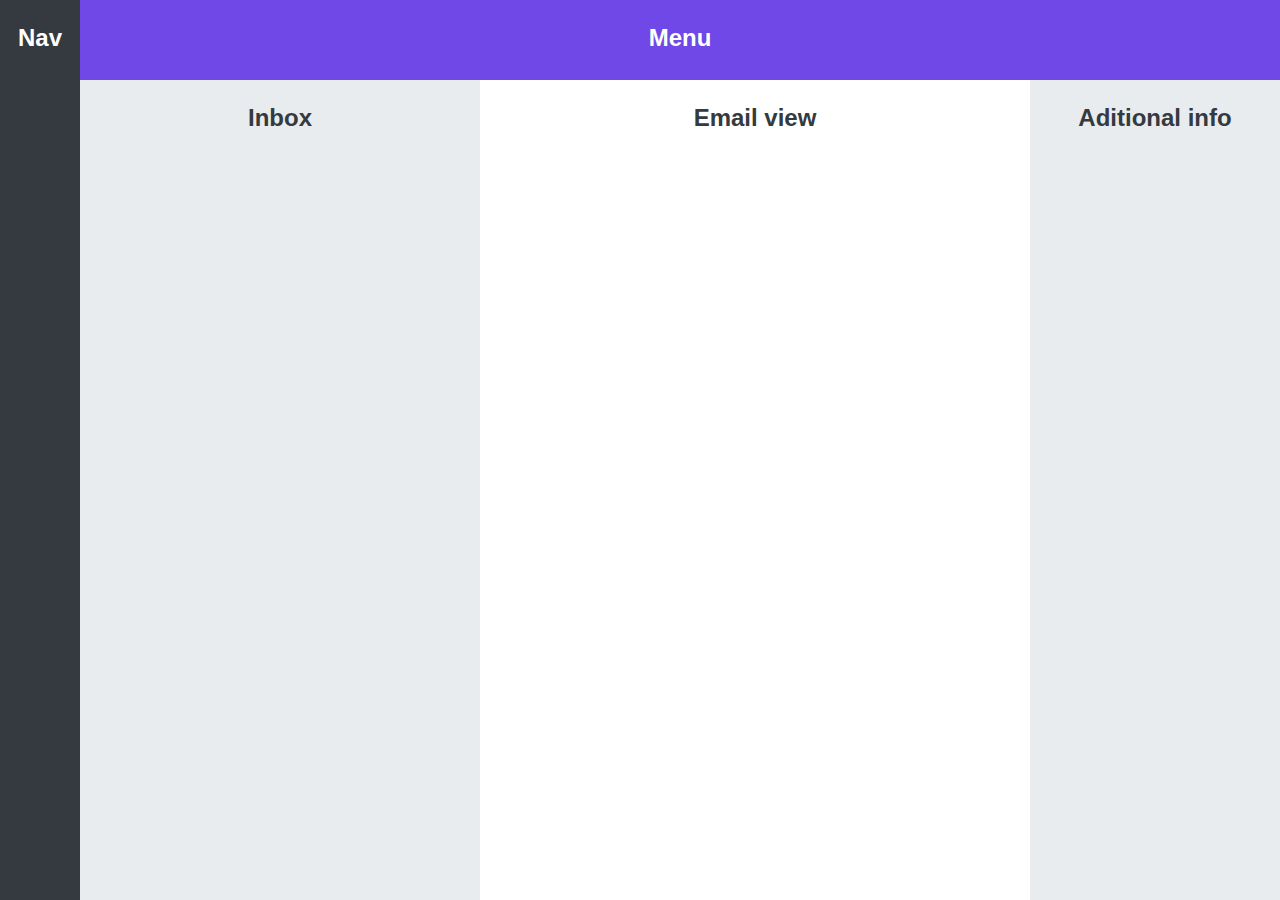
<file: 06-Components/06-app-layout.html>
<!DOCTYPE html>
<html lang="en">
<head>
    <meta charset="UTF-8">
    <meta http-equiv="X-UA-Compatible" content="IE=edge">
    <meta name="viewport" content="width=device-width, initial-scale=1.0">
    <title>App Layout</title>
    <style>
        *{
            margin: 0;
            padding: 0;
            box-sizing: border-box;
        }

        body {
            font-family: sans-serif;
            color: #343a40;
            font-size: 24px;
            height: 100vh;
            text-align: center;
            font-weight: bold;

            display: grid;
            grid-template-columns: 80px 400px 1fr 250px;
            grid-template-rows: 80px 1fr;
        }

        nav, menu, section, main, aside {
            padding-top: 24px; 
        }

        nav {
            background-color: #343a40;
            color: white;
            grid-row: 1 / -1;
        }

        menu {
            background-color: #7048e8;
            color: #fff;
            grid-column: 2 / -1;
        }

        section {
            background-color: #e9ecef;
        }

        aside {
            background-color: #e9ecef;
        }

    </style>
</head>
<body>
    <nav>Nav</nav>
    <menu>Menu</menu>
    <section>Inbox</section>
    <main>Email view</main>
    <aside>Aditional info</aside>
</body>
</html>
</file>
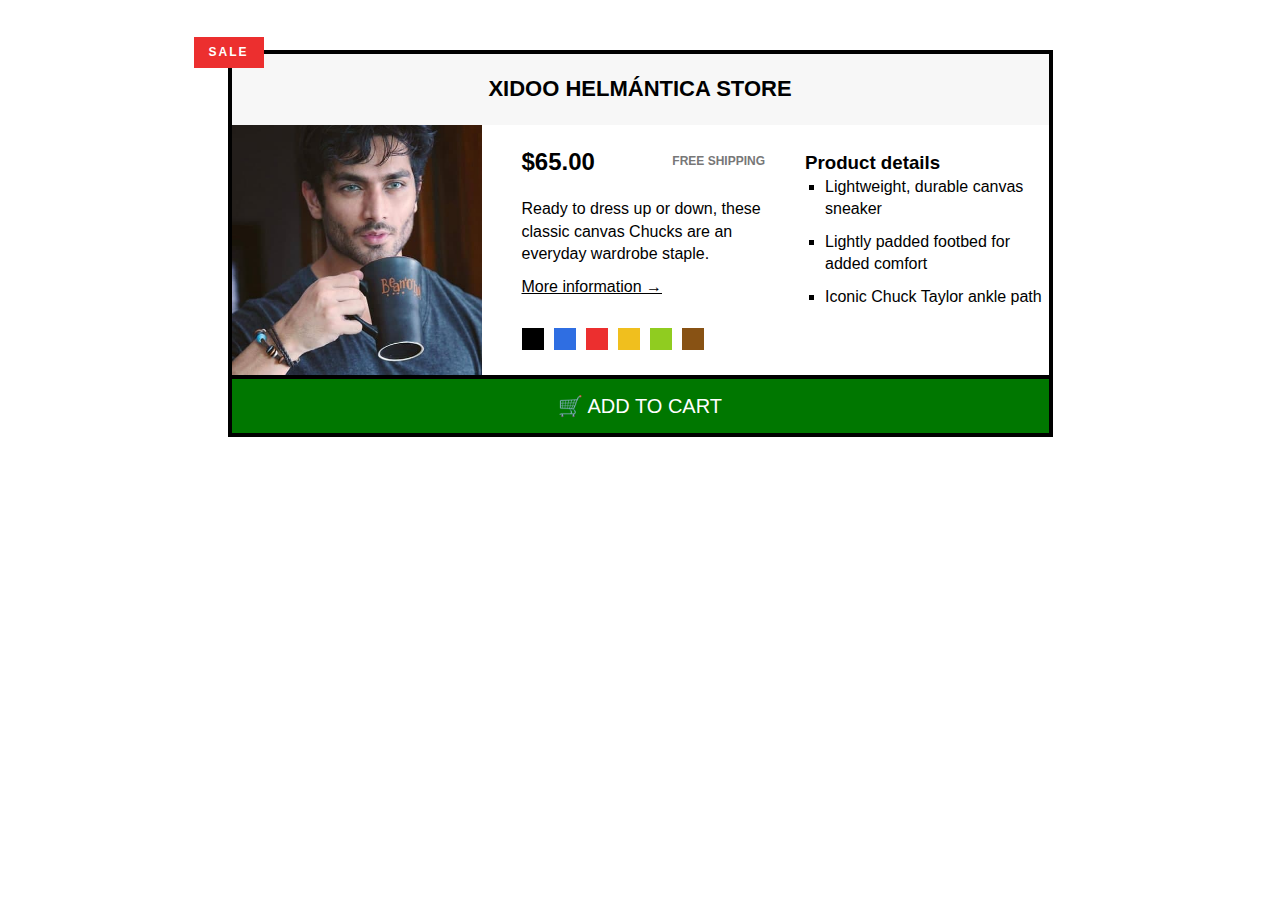
<file: 08-Store/store01.html>
<!DOCTYPE html>
<html lang="en">
    <head>
        <meta charset="UTF-8"/>
        <link href="store.css" rel="stylesheet"/>
        <title>Helmántica Store</title>
    </head>
    
<body>
<article class="product">
    <h2 class="product-title">Xidoo Helmántica Store</h2>
    <img
    src="img/VarounC.jpg"
    alt="VarounFace" height="" width="250"
    class="product-img"/>

<div class="product-info">
    <div class="product-price">
        <p class="price"><strong>$65.00</strong></p>
        <p class="shipping">Free shipping</p>
    </div>
    <p class="sale">Sale</p>

    <p class="product-description">Ready to dress up or down, these classic canvas Chucks are an everyday wardrobe staple.</p>

    <a class="more-info"
    href="#">More information &rarr;</a>

    <div class="product-colors">
        <div class="color"></div>
        <div class="color color-blue"></div>
        <div class="color color-red"></div>
        <div class="color color-yellow"></div>
        <div class="color color-green"></div>
        <div class="color color-brown"></div>
    </div>
</div> 

<div class="product-details"> 
    <h3 class="details-title">Product details</h3>
    <ul class="details-list">
        <li>Lightweight, durable canvas sneaker</li>
        <li>Lightly padded footbed for added comfort</li>
        <li>Iconic Chuck Taylor ankle path</li>
    </ul>
</div>    
    <button class="add-cart">🛒 Add to cart</button>
</article>
</body>
</file>
<file: style.css>
* {
/*  Universal selector */
    margin: 0;
    padding: 0;
    box-sizing: border-box;
} 

/* PAGE SECTIONS */

body {
    color: #444;
    font-family: sans-serif;
    border-top: 10px solid #1098ad;
    position: relative;
}

.container {
    width: 1200px;
   /* margin-left: auto;
    margin-right: auto; */
    margin: 0 auto;
}

.main-header {
    background-color: #f7f7f7;
   /* padding: 20px;
    padding-left: 40px;
    padding-right: 40px; */
    padding: 20px 40px;
   /* margin-bottom: 60px;
    /*height: 80px;*/
}

nav {
    font-size: 18px;
    text-align: center;
}

/*article {
 /*   margin-bottom: 60px; *
}*/

.post-header {
    margin-bottom: 40px;
   /* position: relative; */
}

aside {
    background-color: #f7f7f7;
    border-top: 5px solid #1098ad;
    border-bottom: 5px solid #1098ad;
    /* padding-top: 50px;
    padding-bottom: 50px; */
    padding: 50px 40px;
}

/* SMALLER ELEMENTS

h1, 
h2, 
h3, 
h4, 
p, 
li {
    font-family: sans-serif;
    color: #444;
}
*/

h1, 
h2, 
h3 {
    color:#1098ad;
}

h1 {
    font-size: 26px;
    text-transform: uppercase;
    font-style: normal;
}

h2 {
    font-size: 40px;
    margin-bottom: 30px;
}

h3 {
    font-size: 30px;
    margin-bottom: 20px;
    margin-top: 40px;
}

h4 {
    font-size: 20px;
    text-transform: uppercase;
    text-align: center;
    margin-bottom: 30px;
}

p {
    font-size: 22px;
    line-height: 1.5;
    margin-bottom: 15px;
}

ul, 
ol {
    margin-left: 50px;
    margin-bottom: 20px;
}

li {
    font-size: 20px;
    margin-bottom: 10px;
  /*  display: inline;*/
}

li:last-child {
    margin-bottom: 0;
}
/*footer p {
    font-size: 16px;
}*/

/*article header p {
    font-style: italic;
}*/

#author {
    font-style: italic;
    font-size: 18px;
}

#copyright {
    font-size: 16px;
}

.related-author {
    font-size: 18px;
    font-weight: bold;
}

.related {
    list-style: none;
    margin-left: 0;
}


/*.first-li {
    font-weight: bold;
} */

li:first-child {
    font-weight: bold;
}

li:last-child {
    font-style: italic;
}

/* li:nth-child(even) {
    color:red; 
} */

/* Misconception: this won't work!*/
article p:last-child {
    color:red;
}

/* Styling links */
a:link {
    color: #1098ad;
    text-decoration: none;
}

a:visited {
    color:#1098ad;
}

a:hover {
    color: orangered;
    font-weight: bold;
    text-decoration: underline orangered;
}

a:active {
    background-color: black;
    font-style: italic;
}

.post-img {
    width: 100%;
    height: auto;
 /*   margin: 100px; */
}

nav a:link {
 /*   background-color: orangered;
    margin: 20px;
    padding: 20px;
    display: block; */
    margin-right: 1px;
   /* margin-top: 10px;*/
    display: inline-block;
}

nav a:link:last-child {
    margin-right: 0;
}

button {
    font-size: 12px;
    padding: 10px;
    cursor: pointer;
    position: absolute;
    bottom: 50px;
    right: 50px;

}

h1::first-letter {
    font-style: normal;
    margin-right: 5px;
    font-size: 30px;
}

h2 {
    position: relative;
}

/*h3 + p::first-line {
    color: red; 
} */

h2::before {
    content: "TOP";
    background-color: #ffe70e;
    color: #444;
    font-size: 16px;
    font-weight: bold;
    display: inline-block;
    padding: 5px 10px;
    position: absolute;
    top: -10px;
    right: -25px;
}

/*Resolving conflicts

#copyright {
    color:red;
}

.copyright {
    color:blue;
}

.text {
    color:yellow;
}

footer p {
    color:green !important;
}

FLOATS*/
/*
.author-img {
    float: left;
    margin-bottom: 20px;
}

.author {
    /*padding-left: 150px;*
    float: left;
    margin-top: 40px;
    margin-left: 20px;
}

h1 {
    float: left;
}

nav {
    float: right;
}

.clearfix::after {
    clear: both;
    content: "";
    display: block;
}

article {
    width: 825px;
    float: left;
}

aside {
    width: 300px;
    float: right;
}

footer {
    clear: both;
}
*/

.main-header {
    display: flex;
    align-items: center;
    justify-content: space-between;
}

.author-box {
    display: flex;
    align-items: center;
    margin-bottom: 15px;
}

.author {
    margin-bottom: 0;
    margin-left: 15px;
}

.related-post {
    display: flex;
    align-items: center;
    gap: 20px;
    margin-bottom: 30px;
}

.related-link:link {
    font-size: 17px;
    font-weight: bold;
    font-style: normal;
    margin-bottom: 5px;
    display: block;
}

.related-author {
    margin-bottom: 0;
    font-size: 14px;
    font-weight: normal;
    font-style: italic;
}

/*Flexbox layout*

.row {
    display: flex;
    align-items: flex-start;
    gap: 75px;
    margin-bottom: 60px;
}

article {
    flex: 1;
    margin-bottom: 0;
}

aside {
    flex: 0 0 300px;
} */

/*CSS GRID LAYOUT*/

.container {
    display: grid;
    grid-template-columns: 1fr 300px;
    column-gap: 75px;
    row-gap: 60px;
    align-items: start;
}

.main-header {
   /* grid-column: 1 / span 2; */
    grid-column: 1 / -1;
}

/*article {

}

aside {

}*/

footer {
    grid-column: 1 / -1;
}
</file>
<file: 05-Design/style.css>
/*
SPACING SYSTEM (px)
2 / 4 / 8 / 12 / 16 / 24 / 32 / 48 / 64 / 80 / 96 / 128

FONT SIZE SYSTEM (px)
10 / 12 / 14 / 16 / 18 / 20 / 24 / 30 / 36 / 44 / 52 / 62 / 74 / 86 / 98
*/

/*
MAIN COLOR: #087f5b
GREY COLOR: #343A40
*/

* {
  margin: 0;
  padding: 0;
  box-sizing: border-box;
}

/* ------------------------ */
/* GENERAL STYLES */
/* ------------------------ */
body {
  font-family: "Inter", sans-serif;
  color: #343434;
  border-bottom: 8px solid #087f5b;
}

.container {
  width: 960px;
  margin: 0 auto;
}

header,
section {
  margin-bottom: 96px;
}

h2 {
  margin-bottom: 48px;
  font-size: 36px;
  letter-spacing: -0.5px;
}

.grid-3-cols {
  display: grid;
  grid-template-columns: repeat(3, 1fr);
  column-gap: 80px;
}

.btn:link, 
.btn:visited {
  background-color: #087f5b;
  color: #fff;
  text-decoration: none;
  text-transform: uppercase;
  font-weight: 500;
  display: inline-block;
  border-radius: 100px;
}

.btn:hover,
.btn:active {
  background-color: #099268;
}

.btn--big {
  font-size: 18px;
  padding: 16px 32px;
}

.btn--small {
  font-size: 14px;
  padding: 8px 12px;
}

img {
  border-radius: 12px;
}
/* ------------------------ */
/* COMPONENT STYLES */
/* ------------------------ */

/* HEADER */
header {
  display: grid;
  grid-template-columns: repeat(2, 1fr);
  column-gap: 80px;
  margin-top: 64px;
}

.header-text-box {
  align-self: center;
}

h1 {
  margin-bottom: 32px;
  font-size: 44px;
  line-height: 1.1;
  letter-spacing: -1px;
 /* box-shadow: 0 5px 5px rgb(0, 0, 0, 0.2);*/
}

.header-text {
  margin-bottom: 24px;
  font-size: 18px;
  line-height: 1.7;
}

img {
  width: 100%;
}

/* FEATURES */
.features-icon {
  stroke: #087f5b;
  width: 32px;
  height: 32px;
  margin-bottom: 24px;

}

.features-title {
  margin-bottom: 16px;
  font-size: 20px;
}

.features-text {
  font-size: 18px;
  line-height: 1.7;
}

/* TESTIMONIAL */
.testimonial-section {
  background-color: #087f5b;
  color: #fff;
  padding: 24px;
  border-radius:12px;
}

.testimonial-box {
  grid-column: 2 / -1;
  align-self: center;
}

.testimonial-box h2 {
  margin-bottom: 24px;
  font-size: 24px;
}

.testimonial-text {
  font-style: italic;
  margin-bottom: 24px;
  font-size: 18px;
  line-height: 1.7;
  color: #e6fcf5; 
}

.testimonial-author {
  color: #c3fae8;
}

/* CHAIRS */
.chair {
  box-shadow: 0 20px 30px 0px rgba(0, 0, 0, 0.07);
  border-radius: 12px;
}

.chair img {
  border-bottom-left-radius: 0;
  border-bottom-right-radius: 0;
}

.chair-box {
  padding: 32px;
}

h3 {
  margin-bottom: 24px;
  font-size: 20px;
}

.chair-details {
  list-style: none;
  margin-bottom: 48px;
}

.chair-details li {
  display: flex;
  align-items: center;
  gap: 12px;
  margin-bottom: 16px;
}

.chair-details li:last-child {
  margin-bottom: 0;
}

.chair-icon {
  stroke: #087f5b;
  width: 24px;
  height: 24px;
  
}

.chair-price {
  display: flex;
  justify-content: space-between;
  font-size: 20px;
  align-items: center;
}

footer {
  margin-bottom: 48px;
  font-size: 14px;
  color: #495057;
}
</file>
<file: 08-Store/store.css>
* {
    margin: 0;
    padding: 0;
    box-sizing: border-box;
}

body {
    font-family: sans-serif;
    line-height: 1.4;
}


.container {
    background-color: #fff;
}

/*.product-img {
}

/* PRODUCT */
.product {
        border: 4px solid black;
        width: 825px;
        margin: 50px auto;
        position: relative;
        display: grid;
        grid-template-columns: 250px 1fr 1fr;
        column-gap: 40px;
    }

.product-title {
    text-align: center;
    font-size: 22px;
    text-transform: uppercase;
    background-color: #f7f7f7;
    padding: 20px;
    grid-column: 1 / -1;
}

/* PRODUCT INFORMATION */
.product-info {
/* (825 - 8 - 250 - 80) *
    width: 243px; */
    flex: 1;
    margin-top: 20px;
}

.product-price {
    display: flex;
    justify-content: space-between;
    align-items: center;
    margin-bottom: 20px;
}

.price {
    font-size: 24px;
}

.shipping {
    font-size: 12px;
    text-transform: uppercase;
    font-weight: bold;
    color: #777;
}

.sale {
    background-color: #ec2f2f;
    color: #fff;
    font-size: 12px;
    text-transform: uppercase;
    font-weight: bold;
    letter-spacing: 2px;
    padding: 7px 15px;
    display: inline-block;
    position: absolute;
    top: -17px;
    left: -38px;
    /* width: 40px;
    text-align: center; */
}

.product-description {
    margin-bottom: 10px;
}

.more-info:link, .more-info:visited {
    color:black;
    margin-bottom: 30px;
    display: inline-block;
}

.more-info:hover, .more-info:active {
    text-decoration: none;
} 

.product-colors {
    display: flex;
    gap: 10px;
}

.color {
    background-color: #000;
    height: 22px;
    width: 22px;
}

.color-blue {
    background-color: #2f6ee2;
}

.color-red {
    background-color: #ec2f2f;
}

.color-yellow {
    background-color: #f0bf1e;
}

.color-green {
    background-color: #90cc20;
}

.color-brown {
    background-color: #885214;
}

/* PRODUCT DETAILS */
.product-details {
   /* width: 243px; */
    margin-top: 25px;
    flex: 1;
}

details-title {
    text-transform: uppercase;
    font-size: 16px;
    margin-bottom: 15px;
}

.details-list {
    list-style: square;
    margin-left: 20px;
}

.details-list li {
    margin-bottom: 10px;
}

/* BUTTON */
.add-cart {
    background-color: #070;
    border: none;
    color: #fff;
    font-size:  20px;
    text-transform: uppercase;
    cursor: pointer;
    padding: 15px;
    width: 100%;
    border-top: 4px solid black;
    grid-column: 1 / -1;
}

.add-cart:hover {
    color: #000;
    background-color: #fff;
}
</file>
